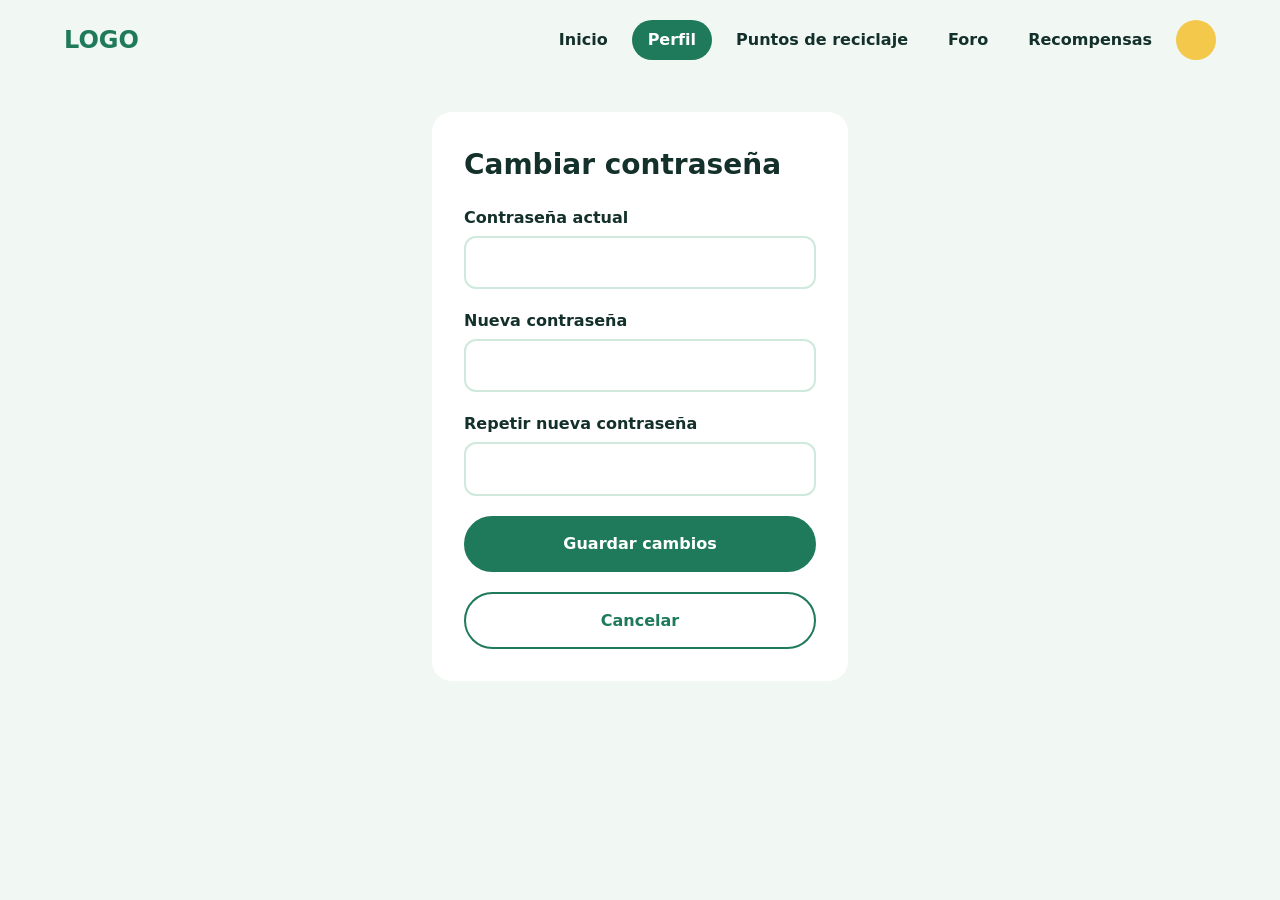
<file: proyecto/cambiar-clave.html>
<!DOCTYPE html>
<html lang="es">
<head>
  <meta charset="UTF-8">
  <meta name="viewport" content="width=device-width, initial-scale=1">
  <title>Cambiar contraseña</title>
  <link rel="stylesheet" href="styles.css">
</head>
<body>
  <header class="header">
    <a href="inicio.html" class="logo">LOGO</a>
    <nav class="menu">
      <a href="inicio.html">Inicio</a>
      <a href="perfil.html" class="activo">Perfil</a>
      <a href="puntos.html">Puntos de reciclaje</a>
      <a href="foro.html">Foro</a>
      <a href="recompensas.html">Recompensas</a>
      <a href="perfil.html" class="avatar"></a>
    </nav>
  </header>

  <main class="auth">
    <form class="form">
      <h1>Cambiar contraseña</h1>
      <div class="campo">
        <label for="actual">Contraseña actual</label>
        <input type="password" id="actual">
      </div>
      <div class="campo">
        <label for="nueva">Nueva contraseña</label>
        <input type="password" id="nueva">
      </div>
      <div class="campo">
        <label for="nueva2">Repetir nueva contraseña</label>
        <input type="password" id="nueva2">
      </div>
      <a href="perfil.html" class="btn btn-primario">Guardar cambios</a>
      <a href="perfil.html" class="btn btn-secundario">Cancelar</a>
    </form>
  </main>
</body>
</html>
</file>
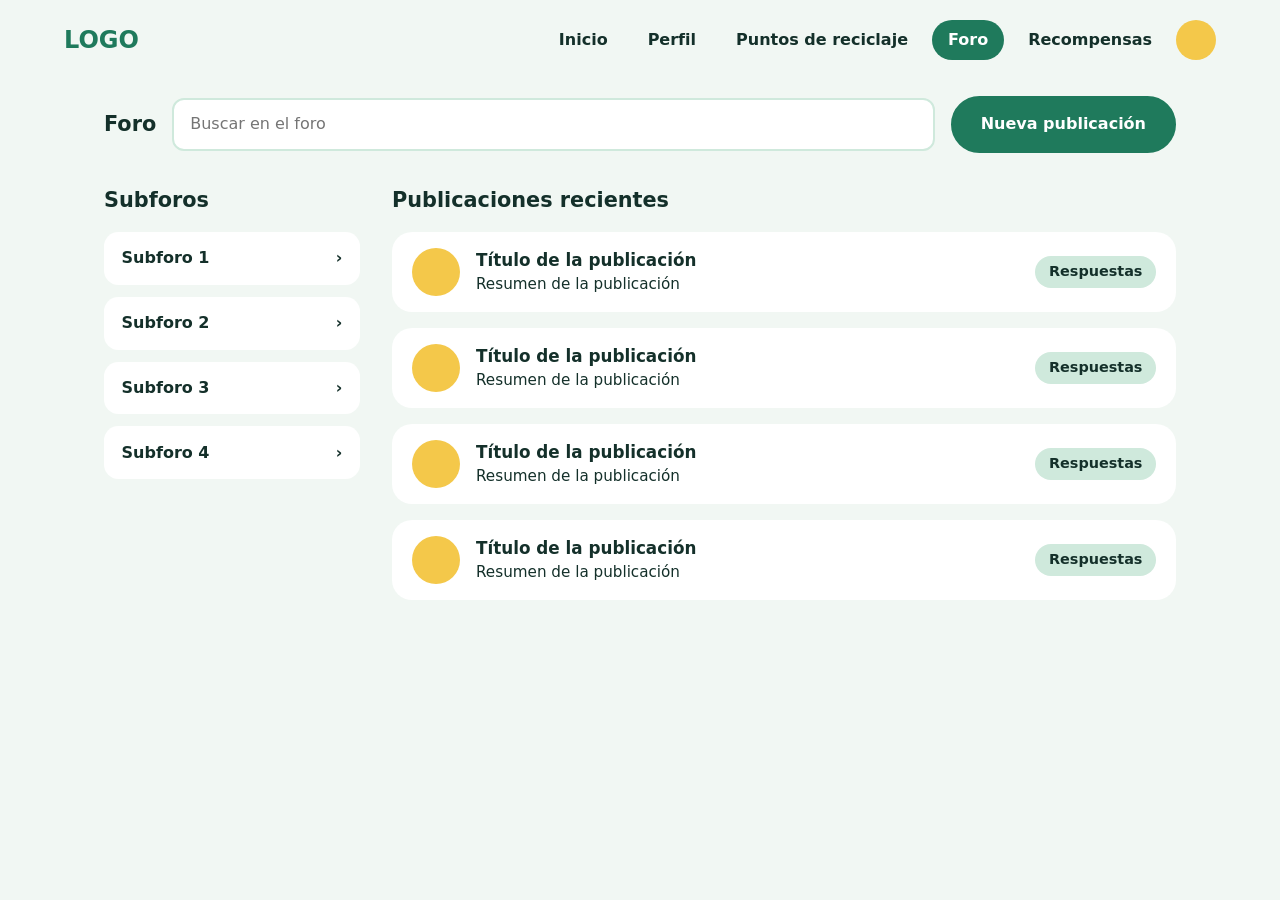
<file: proyecto/foro.html>
<!DOCTYPE html>
<html lang="es">
<head>
  <meta charset="UTF-8">
  <meta name="viewport" content="width=device-width, initial-scale=1">
  <title>Foro</title>
  <link rel="stylesheet" href="styles.css">
</head>
<body>
  <header class="header">
    <a href="inicio.html" class="logo">LOGO</a>
    <nav class="menu">
      <a href="inicio.html">Inicio</a>
      <a href="perfil.html">Perfil</a>
      <a href="puntos.html">Puntos de reciclaje</a>
      <a href="foro.html" class="activo">Foro</a>
      <a href="recompensas.html">Recompensas</a>
      <a href="perfil.html" class="avatar"></a>
    </nav>
  </header>

  <main class="contenedor">
    <section class="barra-foro">
      <h1 class="subtitulo">Foro</h1>
      <input type="search" placeholder="Buscar en el foro">
      <a href="foro.html" class="btn btn-primario">Nueva publicación</a>
    </section>

    <section class="foro">
      <aside>
        <h2 class="subtitulo">Subforos</h2>
        <nav class="subforos">
          <a href="subforo.html"><span>Subforo 1</span><span>›</span></a>
          <a href="subforo.html"><span>Subforo 2</span><span>›</span></a>
          <a href="subforo.html"><span>Subforo 3</span><span>›</span></a>
          <a href="subforo.html"><span>Subforo 4</span><span>›</span></a>
        </nav>
      </aside>

      <div>
        <h2 class="subtitulo">Publicaciones recientes</h2>
        <div class="lista-publicaciones">
          <article class="publicacion">
            <a href="usuario.html" class="avatar"></a>
            <div class="texto">
              <h3>Título de la publicación</h3>
              <p>Resumen de la publicación</p>
            </div>
            <a href="subforo.html" class="respuestas">Respuestas</a>
          </article>
          <article class="publicacion">
            <a href="usuario.html" class="avatar"></a>
            <div class="texto">
              <h3>Título de la publicación</h3>
              <p>Resumen de la publicación</p>
            </div>
            <a href="subforo.html" class="respuestas">Respuestas</a>
          </article>
          <article class="publicacion">
            <a href="usuario.html" class="avatar"></a>
            <div class="texto">
              <h3>Título de la publicación</h3>
              <p>Resumen de la publicación</p>
            </div>
            <a href="subforo.html" class="respuestas">Respuestas</a>
          </article>
          <article class="publicacion">
            <a href="usuario.html" class="avatar"></a>
            <div class="texto">
              <h3>Título de la publicación</h3>
              <p>Resumen de la publicación</p>
            </div>
            <a href="subforo.html" class="respuestas">Respuestas</a>
          </article>
        </div>
      </div>
    </section>
  </main>
</body>
</html>
</file>
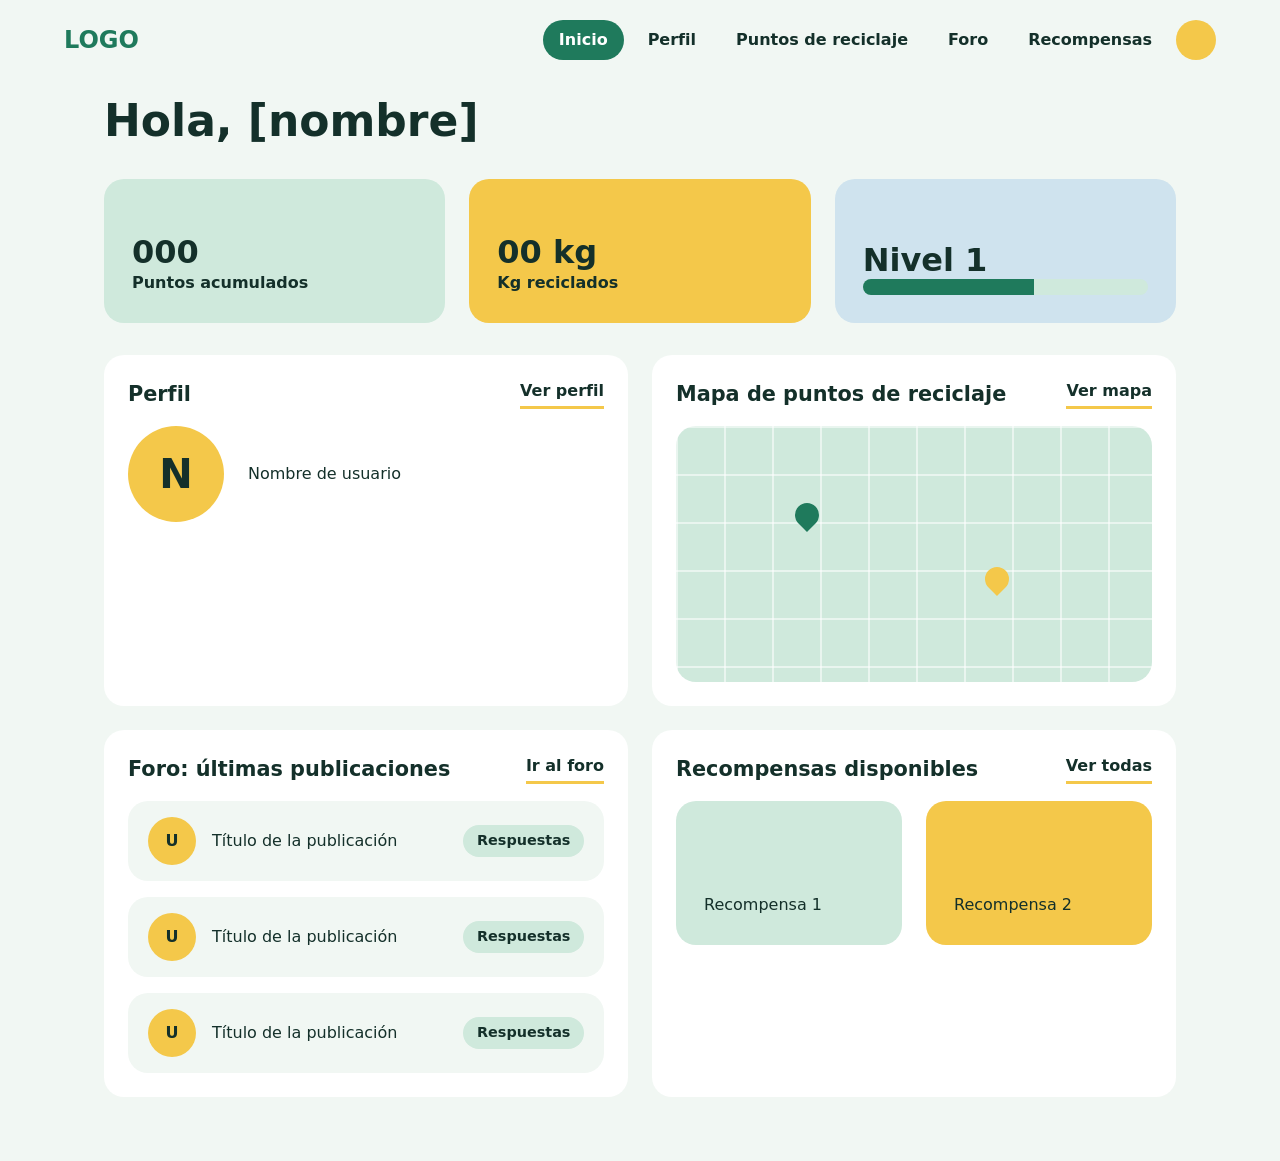
<file: proyecto/inicio.html>
<!DOCTYPE html>
<html lang="es">
<head>
  <meta charset="UTF-8">
  <meta name="viewport" content="width=device-width, initial-scale=1">
  <title>Inicio</title>
  <link rel="stylesheet" href="styles.css">
</head>
<body>
  <header class="header">
    <a href="inicio.html" class="logo">LOGO</a>
    <nav class="menu">
      <a href="inicio.html" class="activo">Inicio</a>
      <a href="perfil.html">Perfil</a>
      <a href="puntos.html">Puntos de reciclaje</a>
      <a href="foro.html">Foro</a>
      <a href="recompensas.html">Recompensas</a>
      <a href="perfil.html" class="avatar"></a>
    </nav>
  </header>

  <main class="contenedor">
    <h1 class="titulo-pagina">Hola, [nombre]</h1>

    <section class="grid-3">
      <article class="stat">
        <strong>000</strong>
        <span>Puntos acumulados</span>
      </article>
      <article class="stat">
        <strong>00 kg</strong>
        <span>Kg reciclados</span>
      </article>
      <article class="stat">
        <strong>Nivel 1</strong>
        <progress value="60" max="100"></progress>
      </article>
    </section>

    <section class="grid-2">
      <article class="panel">
        <div class="panel-cabecera">
          <h2>Perfil</h2>
          <a href="perfil.html" class="btn btn-enlace">Ver perfil</a>
        </div>
        <div class="perfil-cabecera">
          <div class="avatar grande">N</div>
          <p>Nombre de usuario</p>
        </div>
      </article>

      <article class="panel">
        <div class="panel-cabecera">
          <h2>Mapa de puntos de reciclaje</h2>
          <a href="puntos.html" class="btn btn-enlace">Ver mapa</a>
        </div>
        <div class="mapa"></div>
      </article>

      <article class="panel">
        <div class="panel-cabecera">
          <h2>Foro: últimas publicaciones</h2>
          <a href="foro.html" class="btn btn-enlace">Ir al foro</a>
        </div>
        <div class="lista-publicaciones">
          <div class="publicacion">
            <a href="usuario.html" class="avatar">U</a>
            <a href="subforo.html" class="texto">Título de la publicación</a>
            <span class="respuestas">Respuestas</span>
          </div>
          <div class="publicacion">
            <a href="usuario.html" class="avatar">U</a>
            <a href="subforo.html" class="texto">Título de la publicación</a>
            <span class="respuestas">Respuestas</span>
          </div>
          <div class="publicacion">
            <a href="usuario.html" class="avatar">U</a>
            <a href="subforo.html" class="texto">Título de la publicación</a>
            <span class="respuestas">Respuestas</span>
          </div>
        </div>
      </article>

      <article class="panel">
        <div class="panel-cabecera">
          <h2>Recompensas disponibles</h2>
          <a href="recompensas.html" class="btn btn-enlace">Ver todas</a>
        </div>
        <div class="grid-2">
          <div class="recompensa">Recompensa 1</div>
          <div class="recompensa">Recompensa 2</div>
        </div>
      </article>
    </section>
  </main>
</body>
</html>
</file>
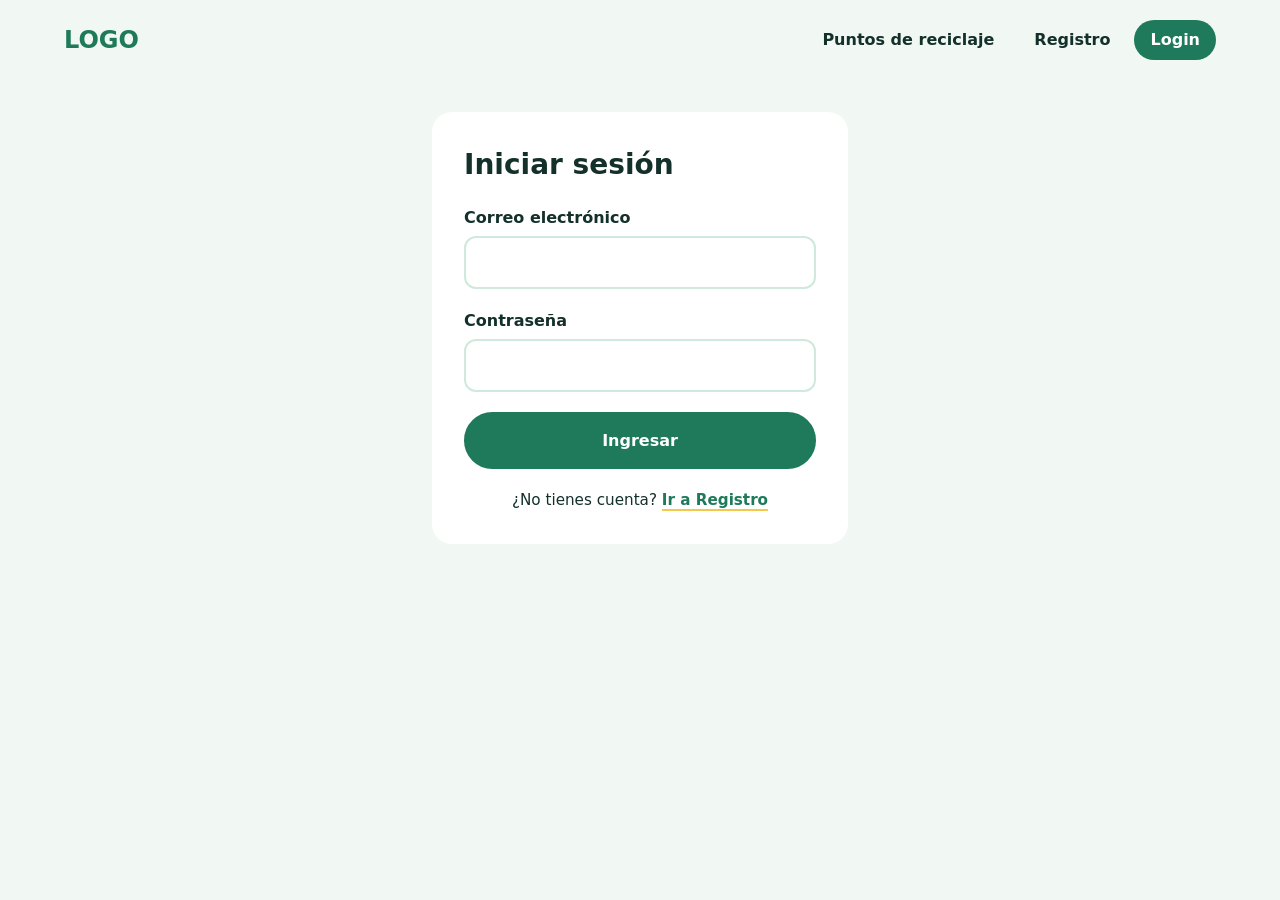
<file: proyecto/login.html>
<!DOCTYPE html>
<html lang="es">
<head>
  <meta charset="UTF-8">
  <meta name="viewport" content="width=device-width, initial-scale=1">
  <title>Login</title>
  <link rel="stylesheet" href="styles.css">
</head>
<body>
  <header class="header">
    <a href="index.html" class="logo">LOGO</a>
    <nav class="menu">
      <a href="puntos.html">Puntos de reciclaje</a>
      <a href="registro.html">Registro</a>
      <a href="login.html" class="activo">Login</a>
    </nav>
  </header>

  <main class="auth">
    <form class="form">
      <h1>Iniciar sesión</h1>
      <div class="campo">
        <label for="correo">Correo electrónico</label>
        <input type="email" id="correo">
      </div>
      <div class="campo">
        <label for="clave">Contraseña</label>
        <input type="password" id="clave">
      </div>
      <a href="inicio.html" class="btn btn-primario">Ingresar</a>
      <p class="form-pie">¿No tienes cuenta? <a href="registro.html">Ir a Registro</a></p>
    </form>
  </main>
</body>
</html>
</file>
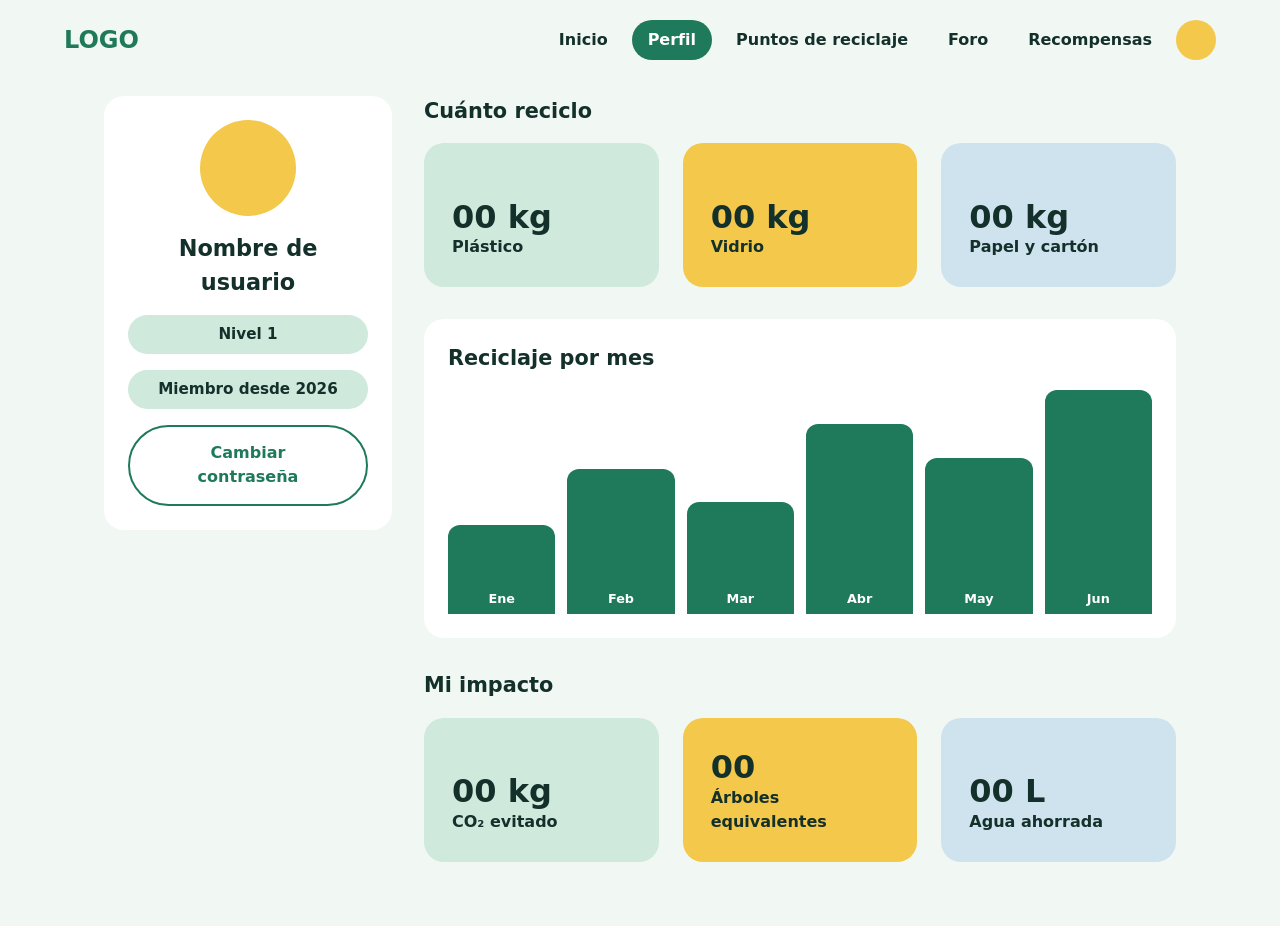
<file: proyecto/perfil.html>
<!DOCTYPE html>
<html lang="es">
<head>
  <meta charset="UTF-8">
  <meta name="viewport" content="width=device-width, initial-scale=1">
  <title>Perfil</title>
  <link rel="stylesheet" href="styles.css">
</head>
<body>
  <header class="header">
    <a href="inicio.html" class="logo">LOGO</a>
    <nav class="menu">
      <a href="inicio.html">Inicio</a>
      <a href="perfil.html" class="activo">Perfil</a>
      <a href="puntos.html">Puntos de reciclaje</a>
      <a href="foro.html">Foro</a>
      <a href="recompensas.html">Recompensas</a>
      <a href="perfil.html" class="avatar"></a>
    </nav>
  </header>

  <main class="contenedor perfil">
    <aside class="perfil-lateral">
      <div class="avatar grande"></div>
      <h1>Nombre de usuario</h1>
      <p class="dato">Nivel 1</p>
      <p class="dato">Miembro desde 2026</p>
      <a href="cambiar-clave.html" class="btn btn-secundario">Cambiar contraseña</a>
    </aside>

    <div class="perfil-contenido">
      <section>
        <h2 class="subtitulo">Cuánto reciclo</h2>
        <div class="grid-3">
          <article class="stat">
            <strong>00 kg</strong>
            <span>Plástico</span>
          </article>
          <article class="stat">
            <strong>00 kg</strong>
            <span>Vidrio</span>
          </article>
          <article class="stat">
            <strong>00 kg</strong>
            <span>Papel y cartón</span>
          </article>
        </div>
      </section>

      <section class="panel">
        <h2 class="subtitulo">Reciclaje por mes</h2>
        <div class="grafico">
          <span>Ene</span>
          <span>Feb</span>
          <span>Mar</span>
          <span>Abr</span>
          <span>May</span>
          <span>Jun</span>
        </div>
      </section>

      <section>
        <h2 class="subtitulo">Mi impacto</h2>
        <div class="grid-3">
          <article class="stat">
            <strong>00 kg</strong>
            <span>CO₂ evitado</span>
          </article>
          <article class="stat">
            <strong>00</strong>
            <span>Árboles equivalentes</span>
          </article>
          <article class="stat">
            <strong>00 L</strong>
            <span>Agua ahorrada</span>
          </article>
        </div>
      </section>
    </div>
  </main>
</body>
</html>
</file>
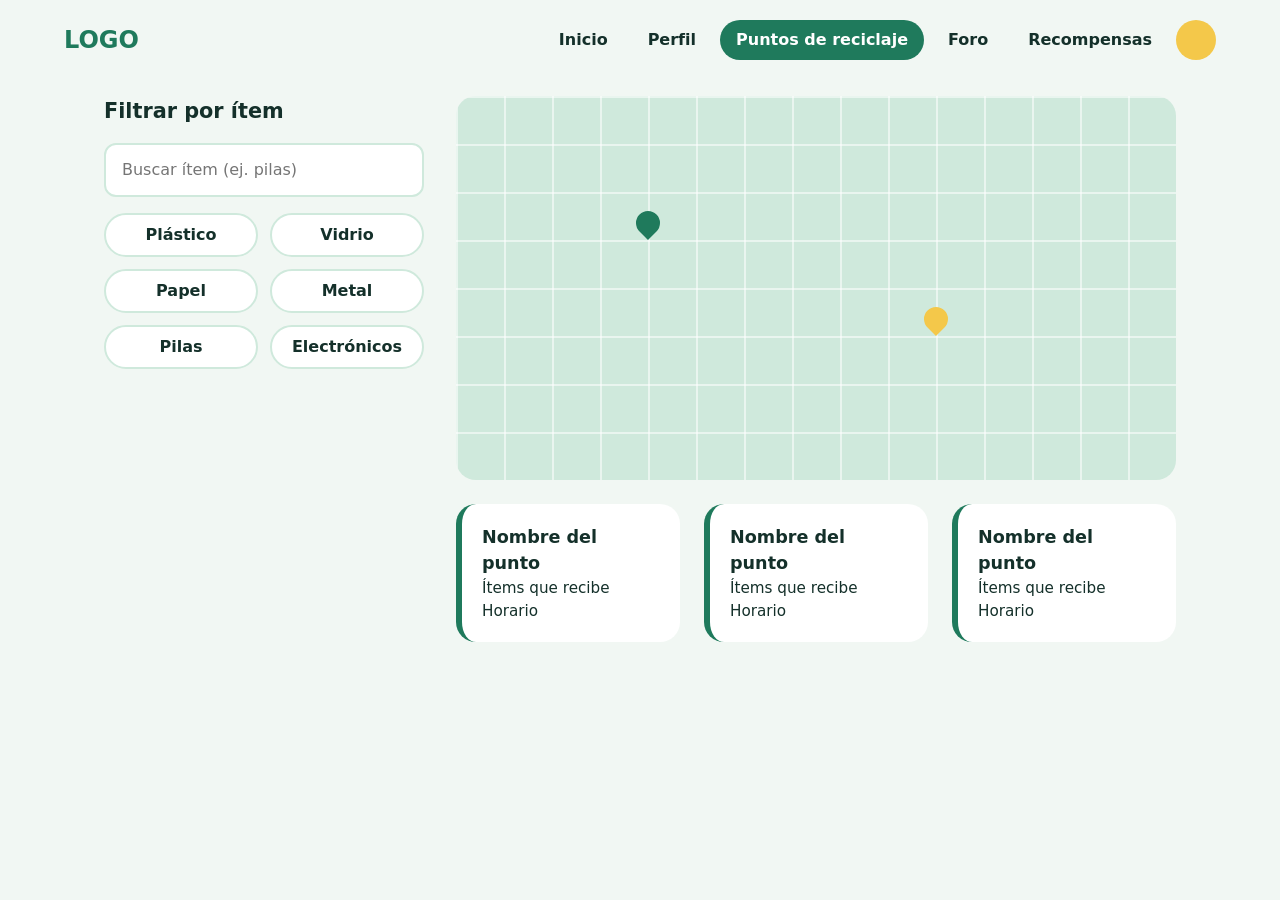
<file: proyecto/puntos.html>
<!DOCTYPE html>
<html lang="es">
<head>
  <meta charset="UTF-8">
  <meta name="viewport" content="width=device-width, initial-scale=1">
  <title>Puntos de reciclaje</title>
  <link rel="stylesheet" href="styles.css">
</head>
<body>
  <header class="header">
    <a href="inicio.html" class="logo">LOGO</a>
    <nav class="menu">
      <a href="inicio.html">Inicio</a>
      <a href="perfil.html">Perfil</a>
      <a href="puntos.html" class="activo">Puntos de reciclaje</a>
      <a href="foro.html">Foro</a>
      <a href="recompensas.html">Recompensas</a>
      <a href="perfil.html" class="avatar"></a>
    </nav>
  </header>

  <main class="contenedor puntos">
    <aside class="filtros">
      <h1 class="subtitulo">Filtrar por ítem</h1>
      <input type="text" placeholder="Buscar ítem (ej. pilas)">
      <div class="chips">
        <a href="puntos.html" class="chip">Plástico</a>
        <a href="puntos.html" class="chip">Vidrio</a>
        <a href="puntos.html" class="chip">Papel</a>
        <a href="puntos.html" class="chip">Metal</a>
        <a href="puntos.html" class="chip">Pilas</a>
        <a href="puntos.html" class="chip">Electrónicos</a>
      </div>
    </aside>

    <div class="puntos-contenido">
      <div class="mapa mapa-grande"></div>
      <div class="grid-3">
        <article class="punto">
          <h2>Nombre del punto</h2>
          <p>Ítems que recibe</p>
          <p>Horario</p>
        </article>
        <article class="punto">
          <h2>Nombre del punto</h2>
          <p>Ítems que recibe</p>
          <p>Horario</p>
        </article>
        <article class="punto">
          <h2>Nombre del punto</h2>
          <p>Ítems que recibe</p>
          <p>Horario</p>
        </article>
      </div>
    </div>
  </main>
</body>
</html>
</file>
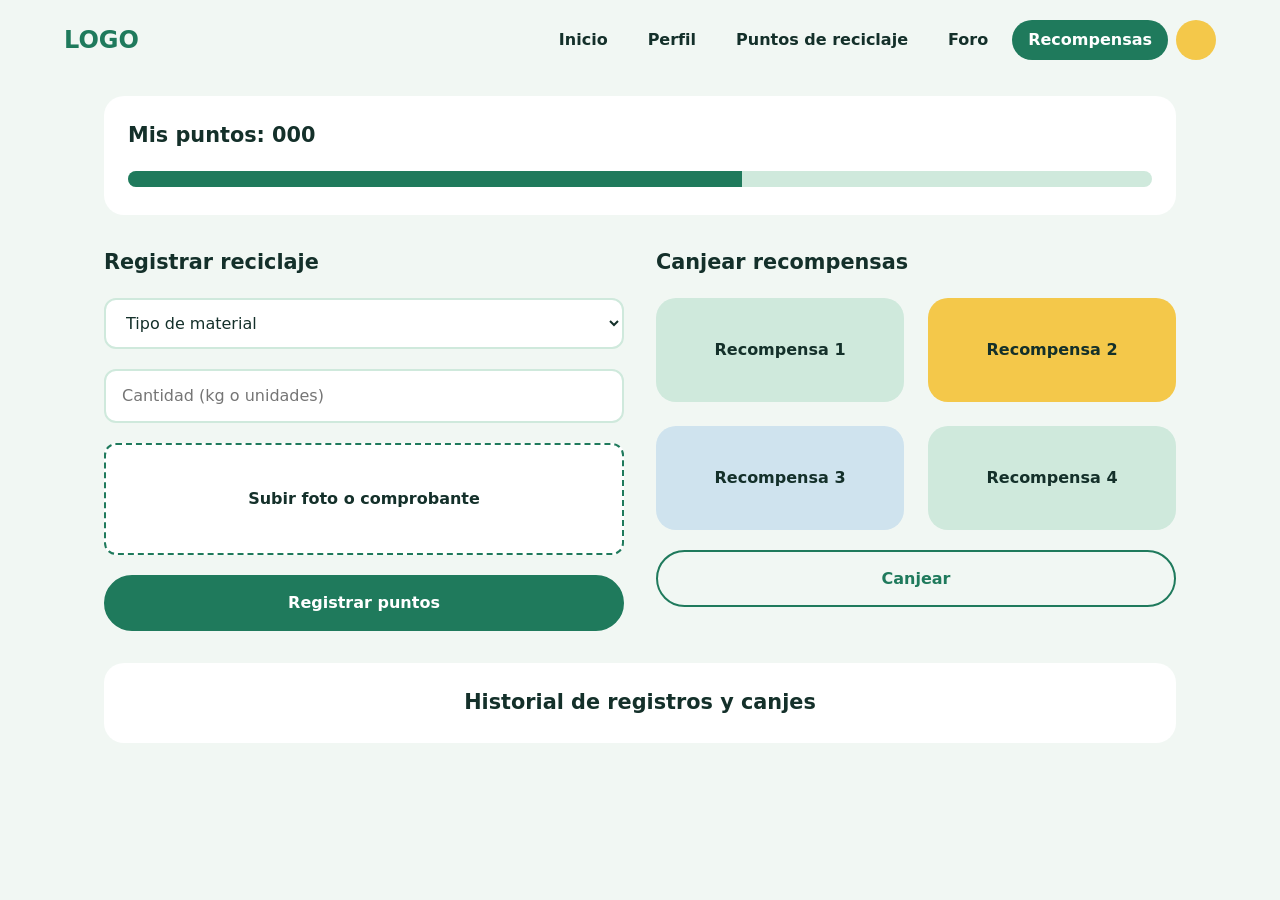
<file: proyecto/recompensas.html>
<!DOCTYPE html>
<html lang="es">
<head>
  <meta charset="UTF-8">
  <meta name="viewport" content="width=device-width, initial-scale=1">
  <title>Recompensas</title>
  <link rel="stylesheet" href="styles.css">
</head>
<body>
  <header class="header">
    <a href="inicio.html" class="logo">LOGO</a>
    <nav class="menu">
      <a href="inicio.html">Inicio</a>
      <a href="perfil.html">Perfil</a>
      <a href="puntos.html">Puntos de reciclaje</a>
      <a href="foro.html">Foro</a>
      <a href="recompensas.html" class="activo">Recompensas</a>
      <a href="perfil.html" class="avatar"></a>
    </nav>
  </header>

  <main class="contenedor">
    <section class="panel">
      <h1 class="subtitulo">Mis puntos: 000</h1>
      <progress value="60" max="100"></progress>
    </section>

    <section class="dos-col">
      <div class="formulario">
        <h2 class="subtitulo">Registrar reciclaje</h2>
        <select>
          <option>Tipo de material</option>
          <option>Plástico</option>
          <option>Vidrio</option>
          <option>Papel y cartón</option>
        </select>
        <input type="number" placeholder="Cantidad (kg o unidades)">
        <label class="subida">
          Subir foto o comprobante
          <input type="file">
        </label>
        <a href="recompensas.html" class="btn btn-primario">Registrar puntos</a>
      </div>

      <div class="canje">
        <h2 class="subtitulo">Canjear recompensas</h2>
        <div class="grid-2">
          <div class="recompensa">Recompensa 1</div>
          <div class="recompensa">Recompensa 2</div>
          <div class="recompensa">Recompensa 3</div>
          <div class="recompensa">Recompensa 4</div>
        </div>
        <a href="recompensas.html" class="btn btn-secundario">Canjear</a>
      </div>
    </section>

    <section class="panel historial">
      <h2 class="subtitulo">Historial de registros y canjes</h2>
    </section>
  </main>
</body>
</html>
</file>
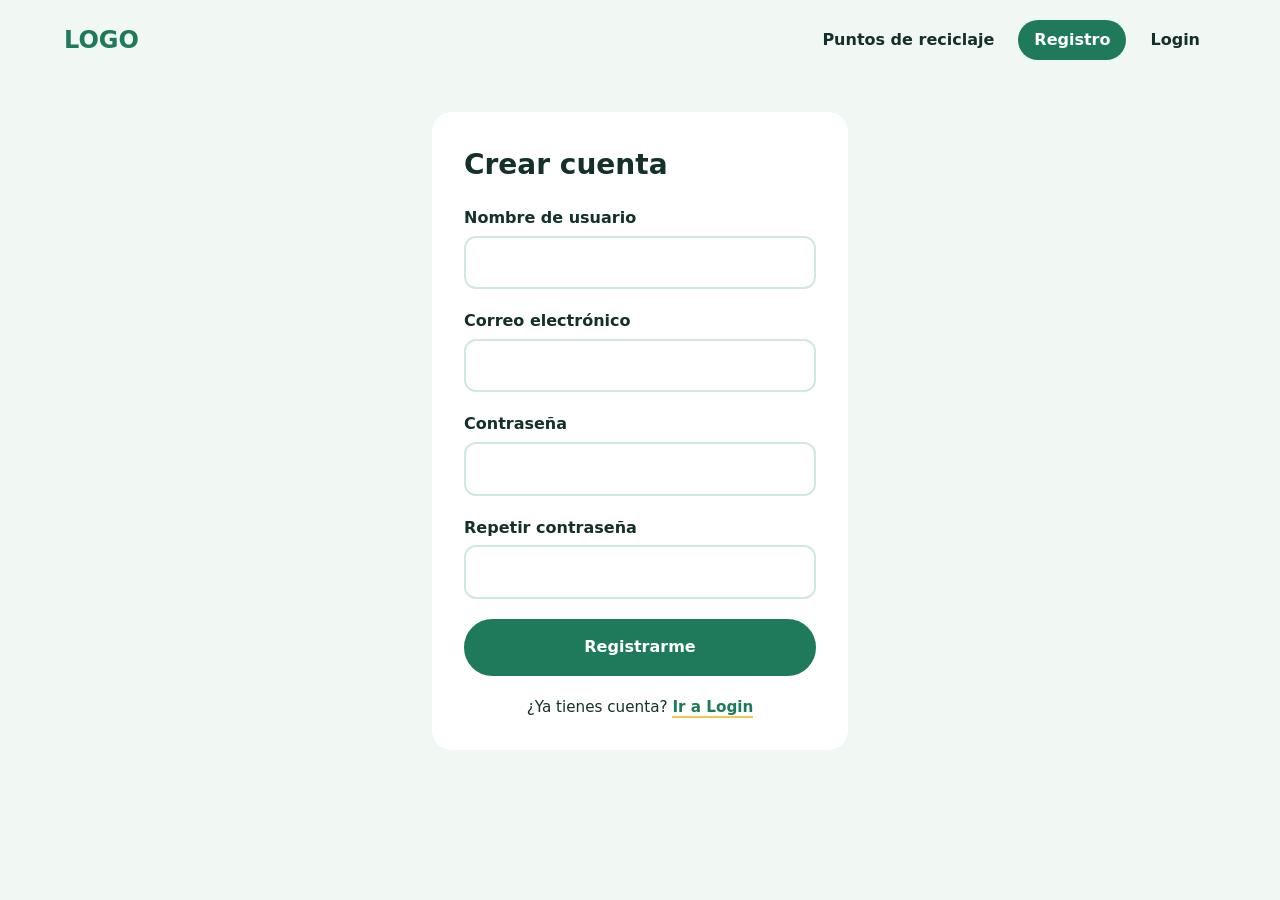
<file: proyecto/registro.html>
<!DOCTYPE html>
<html lang="es">
<head>
  <meta charset="UTF-8">
  <meta name="viewport" content="width=device-width, initial-scale=1">
  <title>Registro</title>
  <link rel="stylesheet" href="styles.css">
</head>
<body>
  <header class="header">
    <a href="index.html" class="logo">LOGO</a>
    <nav class="menu">
      <a href="puntos.html">Puntos de reciclaje</a>
      <a href="registro.html" class="activo">Registro</a>
      <a href="login.html">Login</a>
    </nav>
  </header>

  <main class="auth">
    <form class="form">
      <h1>Crear cuenta</h1>
      <div class="campo">
        <label for="usuario">Nombre de usuario</label>
        <input type="text" id="usuario">
      </div>
      <div class="campo">
        <label for="correo">Correo electrónico</label>
        <input type="email" id="correo">
      </div>
      <div class="campo">
        <label for="clave">Contraseña</label>
        <input type="password" id="clave">
      </div>
      <div class="campo">
        <label for="clave2">Repetir contraseña</label>
        <input type="password" id="clave2">
      </div>
      <a href="inicio.html" class="btn btn-primario">Registrarme</a>
      <p class="form-pie">¿Ya tienes cuenta? <a href="login.html">Ir a Login</a></p>
    </form>
  </main>
</body>
</html>
</file>
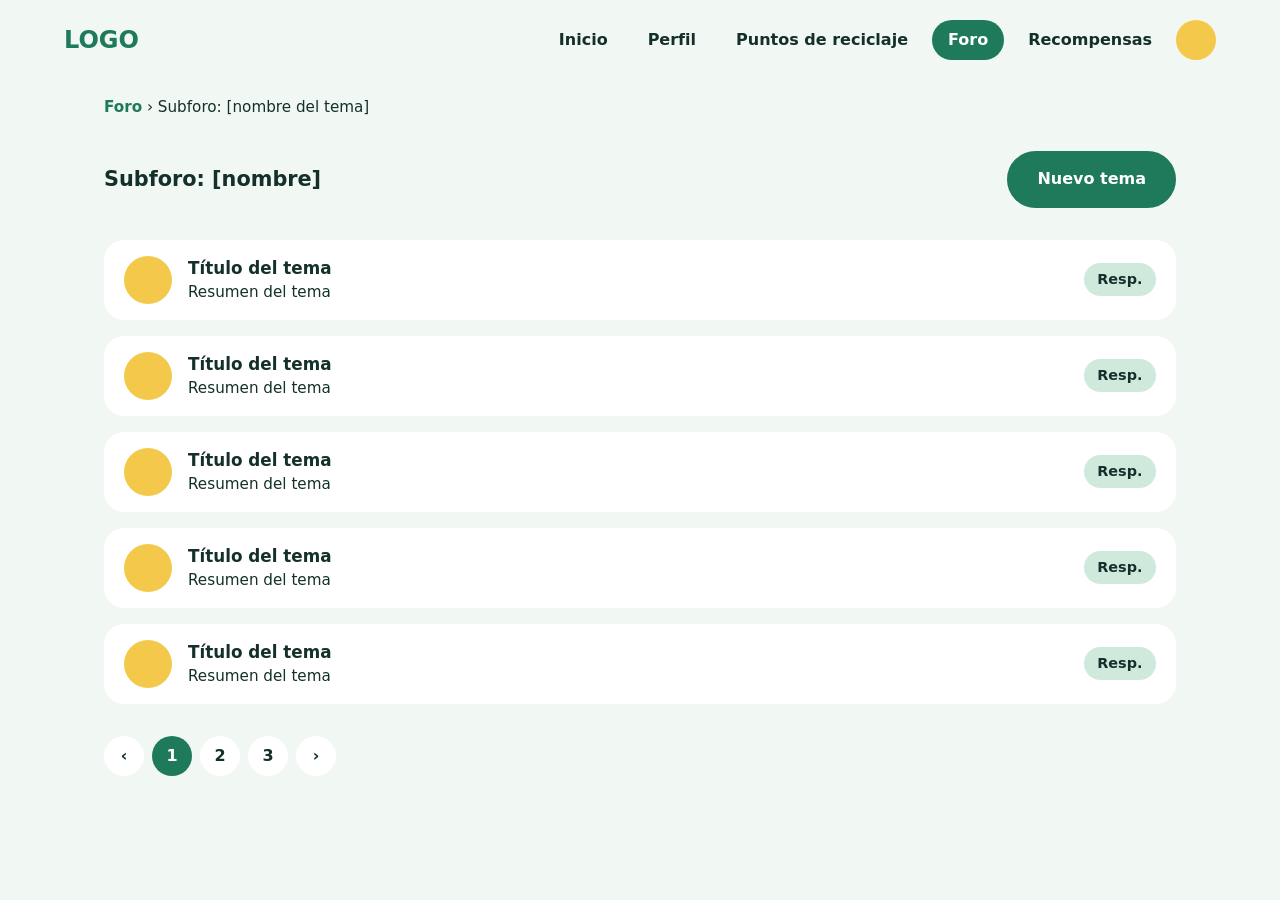
<file: proyecto/subforo.html>
<!DOCTYPE html>
<html lang="es">
<head>
  <meta charset="UTF-8">
  <meta name="viewport" content="width=device-width, initial-scale=1">
  <title>Subforo</title>
  <link rel="stylesheet" href="styles.css">
</head>
<body>
  <header class="header">
    <a href="inicio.html" class="logo">LOGO</a>
    <nav class="menu">
      <a href="inicio.html">Inicio</a>
      <a href="perfil.html">Perfil</a>
      <a href="puntos.html">Puntos de reciclaje</a>
      <a href="foro.html" class="activo">Foro</a>
      <a href="recompensas.html">Recompensas</a>
      <a href="perfil.html" class="avatar"></a>
    </nav>
  </header>

  <main class="contenedor">
    <p class="migas"><a href="foro.html">Foro</a> › Subforo: [nombre del tema]</p>

    <section class="barra-foro">
      <h1 class="subtitulo">Subforo: [nombre]</h1>
      <a href="subforo.html" class="btn btn-primario">Nuevo tema</a>
    </section>

    <section class="lista-publicaciones">
      <article class="publicacion">
        <a href="usuario.html" class="avatar"></a>
        <div class="texto">
          <h2>Título del tema</h2>
          <p>Resumen del tema</p>
        </div>
        <a href="subforo.html" class="respuestas">Resp.</a>
      </article>
      <article class="publicacion">
        <a href="usuario.html" class="avatar"></a>
        <div class="texto">
          <h2>Título del tema</h2>
          <p>Resumen del tema</p>
        </div>
        <a href="subforo.html" class="respuestas">Resp.</a>
      </article>
      <article class="publicacion">
        <a href="usuario.html" class="avatar"></a>
        <div class="texto">
          <h2>Título del tema</h2>
          <p>Resumen del tema</p>
        </div>
        <a href="subforo.html" class="respuestas">Resp.</a>
      </article>
      <article class="publicacion">
        <a href="usuario.html" class="avatar"></a>
        <div class="texto">
          <h2>Título del tema</h2>
          <p>Resumen del tema</p>
        </div>
        <a href="subforo.html" class="respuestas">Resp.</a>
      </article>
      <article class="publicacion">
        <a href="usuario.html" class="avatar"></a>
        <div class="texto">
          <h2>Título del tema</h2>
          <p>Resumen del tema</p>
        </div>
        <a href="subforo.html" class="respuestas">Resp.</a>
      </article>
    </section>

    <nav class="paginacion">
      <a href="subforo.html">‹</a>
      <a href="subforo.html" class="activo">1</a>
      <a href="subforo.html">2</a>
      <a href="subforo.html">3</a>
      <a href="subforo.html">›</a>
    </nav>
  </main>
</body>
</html>
</file>
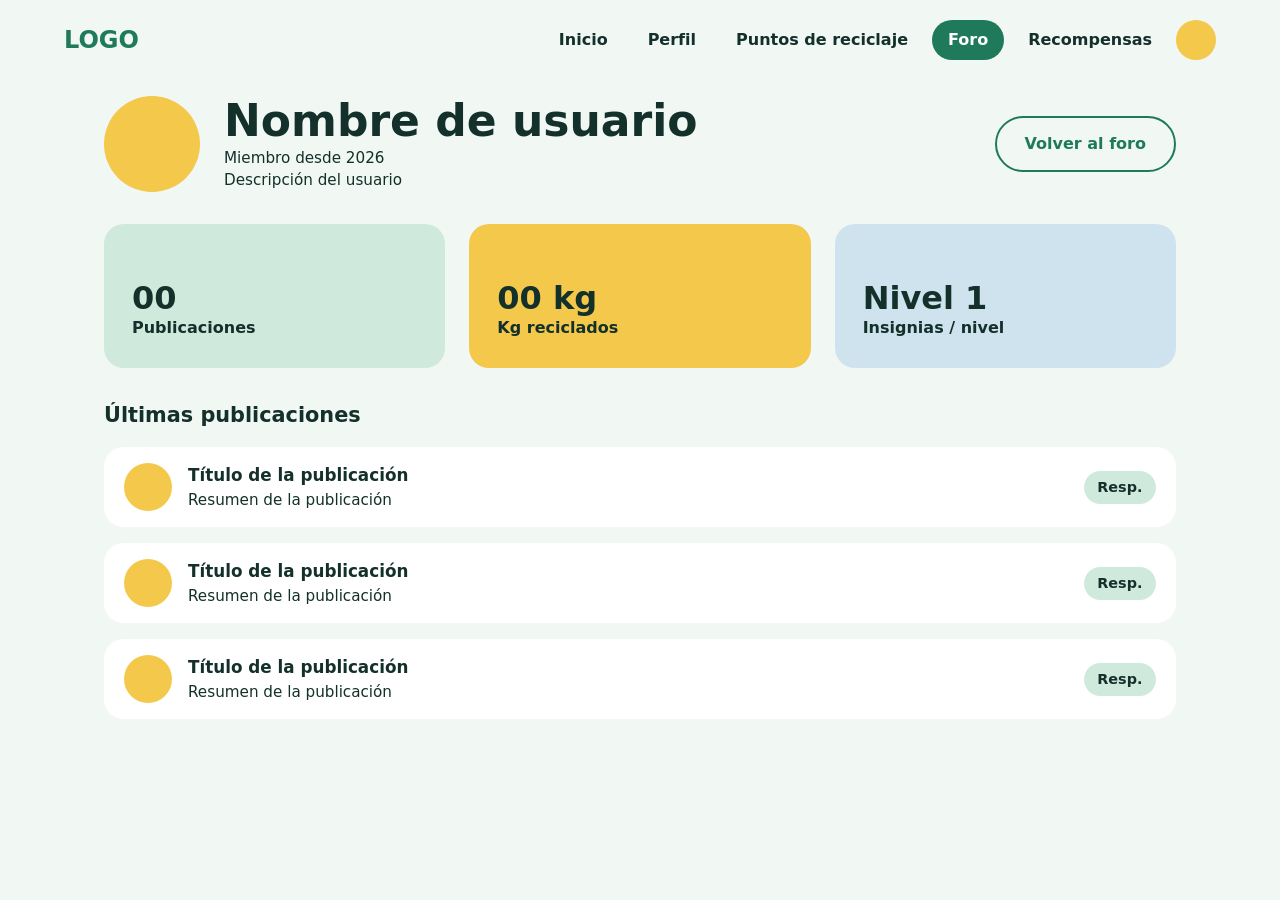
<file: proyecto/usuario.html>
<!DOCTYPE html>
<html lang="es">
<head>
  <meta charset="UTF-8">
  <meta name="viewport" content="width=device-width, initial-scale=1">
  <title>Perfil de usuario</title>
  <link rel="stylesheet" href="styles.css">
</head>
<body>
  <header class="header">
    <a href="inicio.html" class="logo">LOGO</a>
    <nav class="menu">
      <a href="inicio.html">Inicio</a>
      <a href="perfil.html">Perfil</a>
      <a href="puntos.html">Puntos de reciclaje</a>
      <a href="foro.html" class="activo">Foro</a>
      <a href="recompensas.html">Recompensas</a>
      <a href="perfil.html" class="avatar"></a>
    </nav>
  </header>

  <main class="contenedor">
    <section class="perfil-cabecera">
      <div class="avatar grande"></div>
      <div class="perfil-datos">
        <h1 class="titulo-pagina">Nombre de usuario</h1>
        <p>Miembro desde 2026</p>
        <p>Descripción del usuario</p>
      </div>
      <a href="foro.html" class="btn btn-secundario">Volver al foro</a>
    </section>

    <section class="grid-3">
      <article class="stat">
        <strong>00</strong>
        <span>Publicaciones</span>
      </article>
      <article class="stat">
        <strong>00 kg</strong>
        <span>Kg reciclados</span>
      </article>
      <article class="stat">
        <strong>Nivel 1</strong>
        <span>Insignias / nivel</span>
      </article>
    </section>

    <section>
      <h2 class="subtitulo">Últimas publicaciones</h2>
      <div class="lista-publicaciones">
        <article class="publicacion">
          <a href="usuario.html" class="avatar"></a>
          <div class="texto">
            <h3>Título de la publicación</h3>
            <p>Resumen de la publicación</p>
          </div>
          <a href="subforo.html" class="respuestas">Resp.</a>
        </article>
        <article class="publicacion">
          <a href="usuario.html" class="avatar"></a>
          <div class="texto">
            <h3>Título de la publicación</h3>
            <p>Resumen de la publicación</p>
          </div>
          <a href="subforo.html" class="respuestas">Resp.</a>
        </article>
        <article class="publicacion">
          <a href="usuario.html" class="avatar"></a>
          <div class="texto">
            <h3>Título de la publicación</h3>
            <p>Resumen de la publicación</p>
          </div>
          <a href="subforo.html" class="respuestas">Resp.</a>
        </article>
      </div>
    </section>
  </main>
</body>
</html>
</file>
<file: proyecto/styles.css>
:root {
  --fondo: #f1f7f3;
  --texto: #14302a;
  --verde: #1f7a5c;
  --verde-oscuro: #0f4a3a;
  --menta: #cfe9dc;
  --sol: #f4c84a;
  --cielo: #cfe3ee;
  --blanco: #ffffff;
  --radio: 1.25rem;
}

* {
  box-sizing: border-box;
  margin: 0;
  padding: 0;
}

body {
  background: var(--fondo);
  color: var(--texto);
  font-family: "Segoe UI", system-ui, -apple-system, sans-serif;
  line-height: 1.5;
}

a {
  color: inherit;
  text-decoration: none;
}

a:focus-visible,
button:focus-visible,
input:focus-visible,
select:focus-visible {
  outline: 3px solid var(--sol);
  outline-offset: 3px;
}

img {
  display: block;
  max-width: 100%;
}

/* Header y menú */

.header {
  display: flex;
  align-items: center;
  justify-content: space-between;
  gap: 1rem;
  padding: 1.25rem 5%;
}

.logo {
  font-size: 1.5rem;
  font-weight: 800;
  color: var(--verde);
}

.menu {
  display: flex;
  flex-wrap: wrap;
  align-items: center;
  gap: 0.5rem;
}

.menu a {
  padding: 0.5rem 1rem;
  border-radius: 2rem;
  font-weight: 600;
}

.menu a:hover {
  background: var(--menta);
}

.menu a.activo {
  background: var(--verde);
  color: var(--blanco);
}

.menu .avatar,
.menu .avatar:hover {
  width: 2.5rem;
  height: 2.5rem;
  padding: 0;
  background: var(--sol);
}

/* Estructura general */

.contenedor {
  width: 100%;
  max-width: 75rem;
  margin: 0 auto;
  padding: 1rem 5% 4rem;
}

.contenedor > * + * {
  margin-top: 2rem;
}

.titulo-pagina {
  font-size: clamp(1.75rem, 4vw, 2.75rem);
  line-height: 1.15;
  font-weight: 800;
}

.subtitulo {
  margin-bottom: 1rem;
  font-size: 1.3rem;
  font-weight: 700;
}

.panel {
  padding: 1.5rem;
  background: var(--blanco);
  border-radius: var(--radio);
}

.panel-cabecera {
  display: flex;
  flex-wrap: wrap;
  align-items: center;
  justify-content: space-between;
  gap: 1rem;
  margin-bottom: 1rem;
}

.panel-cabecera h2 {
  font-size: 1.3rem;
}

.grid-2,
.grid-3 {
  display: grid;
  gap: 1.5rem;
}

.grid-2 {
  grid-template-columns: repeat(2, 1fr);
}

.grid-3 {
  grid-template-columns: repeat(3, 1fr);
}

.dos-col {
  display: grid;
  grid-template-columns: 1fr 1fr;
  gap: 2rem;
  align-items: start;
}

/* Botones */

.btn {
  display: inline-block;
  padding: 0.9rem 1.75rem;
  border: 2px solid var(--verde);
  border-radius: 3rem;
  font: inherit;
  font-weight: 700;
  text-align: center;
  cursor: pointer;
}

.btn-primario {
  background: var(--verde);
  color: var(--blanco);
}

.btn-primario:hover {
  background: var(--verde-oscuro);
  border-color: var(--verde-oscuro);
}

.btn-secundario {
  background: transparent;
  color: var(--verde);
}

.btn-secundario:hover {
  background: var(--menta);
}

.btn-enlace {
  padding: 0 0 0.2rem;
  border: none;
  border-bottom: 3px solid var(--sol);
  border-radius: 0;
}

.btn-enlace:hover {
  background: var(--sol);
}

.botones {
  display: flex;
  flex-wrap: wrap;
  gap: 1rem;
}

/* Index */

.hero {
  display: grid;
  grid-template-columns: 1fr 1fr;
  gap: 3rem;
  align-items: center;
  padding: 3rem 5% 4rem;
}

.hero-texto h1 {
  max-width: 14ch;
  margin-bottom: 2rem;
  font-size: clamp(2.25rem, 5vw, 4rem);
  line-height: 1.1;
  font-weight: 800;
}

.hero-texto .botones {
  margin-bottom: 1.5rem;
}

.hero-imagen {
  position: relative;
  display: flex;
  align-items: center;
  justify-content: center;
  min-height: 24rem;
  overflow: hidden;
  background: var(--menta);
  border-radius: 40% 60% 55% 45% / 50% 40% 60% 50%;
}

.hero-imagen::after {
  content: "";
  position: absolute;
  top: 8%;
  right: 12%;
  width: 6rem;
  height: 6rem;
  border-radius: 50%;
  background: var(--sol);
}

.hero-imagen img {
  position: relative;
  z-index: 1;
  width: 100%;
  height: 100%;
  max-height: 24rem;
  object-fit: contain;
}

.beneficios {
  display: grid;
  grid-template-columns: repeat(3, 1fr);
  gap: 1.5rem;
  padding: 0 5% 4rem;
}

.beneficio h2 {
  font-size: 1.35rem;
}

.beneficio:nth-child(3n + 1) {
  border-radius: var(--radio) var(--radio) var(--radio) 0.25rem;
}

.beneficio:nth-child(3n + 3) {
  border-radius: var(--radio) 0.25rem var(--radio) var(--radio);
}

/* Tarjetas de color (beneficio, stat, recompensa) */

.beneficio,
.stat,
.recompensa {
  display: flex;
  flex-direction: column;
  justify-content: flex-end;
  min-height: 9rem;
  padding: 1.75rem;
  border-radius: var(--radio);
}

.beneficio:nth-child(3n + 1),
.stat:nth-child(3n + 1),
.recompensa:nth-child(3n + 1) {
  background: var(--menta);
}

.beneficio:nth-child(3n + 2),
.stat:nth-child(3n + 2),
.recompensa:nth-child(3n + 2) {
  background: var(--sol);
}

.beneficio:nth-child(3n + 3),
.stat:nth-child(3n + 3),
.recompensa:nth-child(3n + 3) {
  background: var(--cielo);
}

.stat strong {
  font-size: 2rem;
  line-height: 1.1;
  font-weight: 800;
}

.stat span {
  font-weight: 600;
}

/* Formularios */

.auth {
  display: grid;
  place-items: center;
  padding: 2rem 5% 4rem;
}

.form {
  display: flex;
  flex-direction: column;
  gap: 1.25rem;
  width: 100%;
  max-width: 26rem;
  padding: 2rem;
  background: var(--blanco);
  border-radius: var(--radio);
}

.form h1 {
  font-size: 1.75rem;
  font-weight: 800;
}

.form .btn {
  width: 100%;
}

.form-pie {
  font-size: 0.95rem;
  text-align: center;
}

.form-pie a {
  border-bottom: 2px solid var(--sol);
  color: var(--verde);
  font-weight: 700;
}

.campo {
  display: flex;
  flex-direction: column;
  gap: 0.35rem;
}

.campo label {
  font-weight: 600;
}

input,
select {
  width: 100%;
  padding: 0.8rem 1rem;
  border: 2px solid var(--menta);
  border-radius: 0.75rem;
  background: var(--blanco);
  color: var(--texto);
  font: inherit;
}

input:focus,
select:focus {
  border-color: var(--verde);
}

/* Progreso */

progress {
  width: 100%;
  height: 1rem;
  border: none;
  border-radius: 1rem;
  overflow: hidden;
  appearance: none;
}

progress::-webkit-progress-bar {
  background: var(--menta);
}

progress::-webkit-progress-value {
  background: var(--verde);
}

progress::-moz-progress-bar {
  background: var(--verde);
}

/* Mapa */

.mapa {
  position: relative;
  min-height: 16rem;
  border-radius: var(--radio);
  background-color: var(--menta);
  background-image:
    linear-gradient(rgba(255, 255, 255, 0.55) 2px, transparent 2px),
    linear-gradient(90deg, rgba(255, 255, 255, 0.55) 2px, transparent 2px);
  background-size: 3rem 3rem;
}

.mapa::before,
.mapa::after {
  content: "";
  position: absolute;
  width: 1.5rem;
  height: 1.5rem;
  border-radius: 50% 50% 50% 0;
  background: var(--verde);
  transform: rotate(-45deg);
}

.mapa::before {
  top: 30%;
  left: 25%;
}

.mapa::after {
  top: 55%;
  left: 65%;
  background: var(--sol);
}

.mapa-grande {
  min-height: 24rem;
}

/* Perfil propio */

.perfil {
  display: grid;
  grid-template-columns: 18rem 1fr;
  gap: 2rem;
  align-items: start;
}

.perfil > *,
.puntos > * {
  margin-top: 0;
}

.perfil-lateral {
  display: flex;
  flex-direction: column;
  align-items: center;
  gap: 1rem;
  padding: 1.5rem;
  background: var(--blanco);
  border-radius: var(--radio);
  text-align: center;
}

.perfil-lateral h1 {
  font-size: 1.4rem;
  font-weight: 800;
}

.perfil-lateral .btn {
  width: 100%;
}

.perfil-contenido > * + * {
  margin-top: 2rem;
}

.dato {
  width: 100%;
  padding: 0.5rem 1rem;
  border-radius: 2rem;
  background: var(--menta);
  font-size: 0.95rem;
  font-weight: 600;
}

.grafico {
  display: flex;
  align-items: flex-end;
  gap: 0.75rem;
  height: 14rem;
}

.grafico span {
  display: flex;
  flex: 1;
  align-items: flex-end;
  justify-content: center;
  padding-bottom: 0.4rem;
  border-radius: 0.75rem 0.75rem 0 0;
  background: var(--verde);
  color: var(--blanco);
  font-size: 0.8rem;
  font-weight: 600;
}

.grafico span:nth-child(1) { height: 40%; }
.grafico span:nth-child(2) { height: 65%; }
.grafico span:nth-child(3) { height: 50%; }
.grafico span:nth-child(4) { height: 85%; }
.grafico span:nth-child(5) { height: 70%; }
.grafico span:nth-child(6) { height: 100%; }

/* Avatar y cabecera de perfil (inicio y usuario) */

.avatar {
  display: grid;
  flex-shrink: 0;
  place-items: center;
  width: 3rem;
  height: 3rem;
  border-radius: 50%;
  background: var(--sol);
  font-weight: 800;
}

.avatar.grande {
  width: 6rem;
  height: 6rem;
  font-size: 2.5rem;
}

.perfil-cabecera {
  display: flex;
  flex-wrap: wrap;
  align-items: center;
  gap: 1.5rem;
}

.perfil-datos {
  flex: 1;
  min-width: 14rem;
}

.perfil-datos p {
  font-size: 0.95rem;
}

/* Puntos de reciclaje */

.puntos {
  display: grid;
  grid-template-columns: 20rem 1fr;
  gap: 2rem;
  align-items: start;
}

.filtros {
  display: flex;
  flex-direction: column;
  gap: 1rem;
}

.filtros .subtitulo {
  margin-bottom: 0;
}

.chips {
  display: flex;
  flex-wrap: wrap;
  gap: 0.75rem;
}

.chip {
  flex: 1 1 calc(50% - 0.5rem);
  padding: 0.5rem 1.1rem;
  border: 2px solid var(--menta);
  border-radius: 2rem;
  background: var(--blanco);
  font-weight: 600;
  text-align: center;
}

.chip:hover {
  background: var(--menta);
}

.puntos-contenido > * + * {
  margin-top: 1.5rem;
}

.punto {
  padding: 1.25rem;
  background: var(--blanco);
  border-left: 6px solid var(--verde);
  border-radius: var(--radio);
}

.punto h2 {
  font-size: 1.1rem;
}

.punto p {
  font-size: 0.95rem;
}

/* Recompensas */

.formulario,
.canje {
  display: flex;
  flex-direction: column;
  gap: 1.25rem;
}

.formulario .subtitulo,
.canje .subtitulo {
  margin-bottom: 0;
}

.formulario .btn,
.canje .btn {
  width: 100%;
}

.subida {
  position: relative;
  display: grid;
  place-items: center;
  min-height: 7rem;
  border: 2px dashed var(--verde);
  border-radius: 0.75rem;
  background: var(--blanco);
  font-weight: 600;
  text-align: center;
  cursor: pointer;
}

.subida input {
  position: absolute;
  inset: 0;
  width: 100%;
  height: 100%;
  opacity: 0;
  cursor: pointer;
}

.canje .recompensa {
  align-items: center;
  justify-content: center;
  min-height: 6.5rem;
  padding: 1rem;
  font-weight: 600;
  text-align: center;
}

.historial .subtitulo {
  margin-bottom: 0;
  text-align: center;
}

/* Foro y subforo */

.barra-foro {
  display: flex;
  flex-wrap: wrap;
  align-items: center;
  justify-content: space-between;
  gap: 1rem;
}

.barra-foro .subtitulo {
  margin-bottom: 0;
}

.barra-foro input {
  flex: 1;
  min-width: 12rem;
}

.foro {
  display: grid;
  grid-template-columns: 16rem 1fr;
  gap: 2rem;
  align-items: start;
}

.subforos {
  display: flex;
  flex-direction: column;
  gap: 0.75rem;
}

.subforos a {
  display: flex;
  justify-content: space-between;
  padding: 0.9rem 1.1rem;
  background: var(--blanco);
  border-radius: 0.9rem;
  font-weight: 600;
}

.subforos a:hover {
  background: var(--menta);
}

.lista-publicaciones {
  display: flex;
  flex-direction: column;
  gap: 1rem;
}

.publicacion {
  display: flex;
  align-items: center;
  gap: 1rem;
  padding: 1rem 1.25rem;
  background: var(--blanco);
  border-radius: var(--radio);
}

.panel .publicacion {
  background: var(--fondo);
}

.publicacion .texto {
  flex: 1;
}

.publicacion h2,
.publicacion h3 {
  font-size: 1.05rem;
}

.publicacion p {
  font-size: 0.95rem;
}

.respuestas {
  padding: 0.35rem 0.85rem;
  border-radius: 2rem;
  background: var(--menta);
  font-size: 0.9rem;
  font-weight: 700;
  white-space: nowrap;
}

.respuestas:hover {
  background: var(--sol);
}

.migas {
  font-size: 0.95rem;
}

.migas a {
  color: var(--verde);
  font-weight: 600;
}

.paginacion {
  display: flex;
  justify-content: flex-start;
  gap: 0.5rem;
}

.paginacion a {
  display: grid;
  place-items: center;
  width: 2.5rem;
  height: 2.5rem;
  border-radius: 50%;
  background: var(--blanco);
  font-weight: 700;
}

.paginacion a:hover {
  background: var(--menta);
}

.paginacion a.activo {
  background: var(--verde);
  color: var(--blanco);
}

/* Responsive */

@media (max-width: 900px) {
  .hero {
    grid-template-columns: minmax(0, 1fr);
    gap: 2rem;
    padding-top: 1.5rem;
  }

  .hero-texto {
    text-align: center;
  }

  .hero-texto h1 {
    margin-left: auto;
    margin-right: auto;
  }

  .hero-texto .botones {
    justify-content: center;
  }

  .hero-imagen {
    width: 100%;
    max-width: 32rem;
    min-height: 18rem;
    margin: 0 auto;
  }

  .perfil,
  .puntos,
  .foro,
  .dos-col {
    grid-template-columns: minmax(0, 1fr);
  }
}

@media (max-width: 600px) {
  .header {
    flex-direction: column;
    padding: 1rem 5%;
    text-align: center;
  }

  .menu {
    justify-content: center;
    gap: 0.25rem;
  }

  .menu a {
    padding: 0.4rem 0.8rem;
    font-size: 0.95rem;
  }

  .contenedor {
    padding-bottom: 3rem;
  }

  .titulo-pagina,
  .subtitulo,
  .migas,
  .form h1,
  .panel,
  .panel-cabecera,
  .punto,
  .perfil-cabecera {
    text-align: center;
  }

  .grid-2,
  .grid-3,
  .beneficios {
    grid-template-columns: minmax(0, 1fr);
  }

  .beneficios {
    padding-bottom: 3rem;
  }

  .botones {
    justify-content: center;
  }

  .botones .btn {
    flex: 1 1 100%;
  }

  .hero-imagen {
    min-height: 14rem;
  }

  .beneficio,
  .stat,
  .recompensa {
    align-items: center;
    justify-content: center;
    min-height: 7rem;
    padding: 1.25rem;
    text-align: center;
  }

  .punto {
    border-left: none;
    border-top: 6px solid var(--verde);
  }

  .panel-cabecera {
    flex-direction: column;
  }

  .form {
    padding: 1.5rem;
  }

  .mapa {
    min-height: 14rem;
  }

  .mapa-grande {
    min-height: 16rem;
  }

  .perfil-cabecera {
    flex-direction: column;
  }

  .perfil-datos {
    min-width: 0;
  }

  .grafico {
    gap: 0.4rem;
    height: 12rem;
  }

  .canje .grid-2 {
    grid-template-columns: repeat(2, 1fr);
    gap: 1rem;
  }

  .barra-foro {
    flex-direction: column;
  }

  .barra-foro input,
  .barra-foro .btn {
    width: 100%;
  }

  .publicacion {
    flex-direction: column;
    text-align: center;
  }

  .paginacion {
    justify-content: center;
  }
}

@media (max-width: 400px) {
  .logo {
    font-size: 1.3rem;
  }

  .menu a {
    padding: 0.35rem 0.65rem;
    font-size: 0.9rem;
  }

  .stat strong {
    font-size: 1.6rem;
  }

  .grafico span {
    font-size: 0.7rem;
  }

  .panel,
  .form,
  .perfil-lateral {
    padding: 1.25rem;
  }
}
</file>
